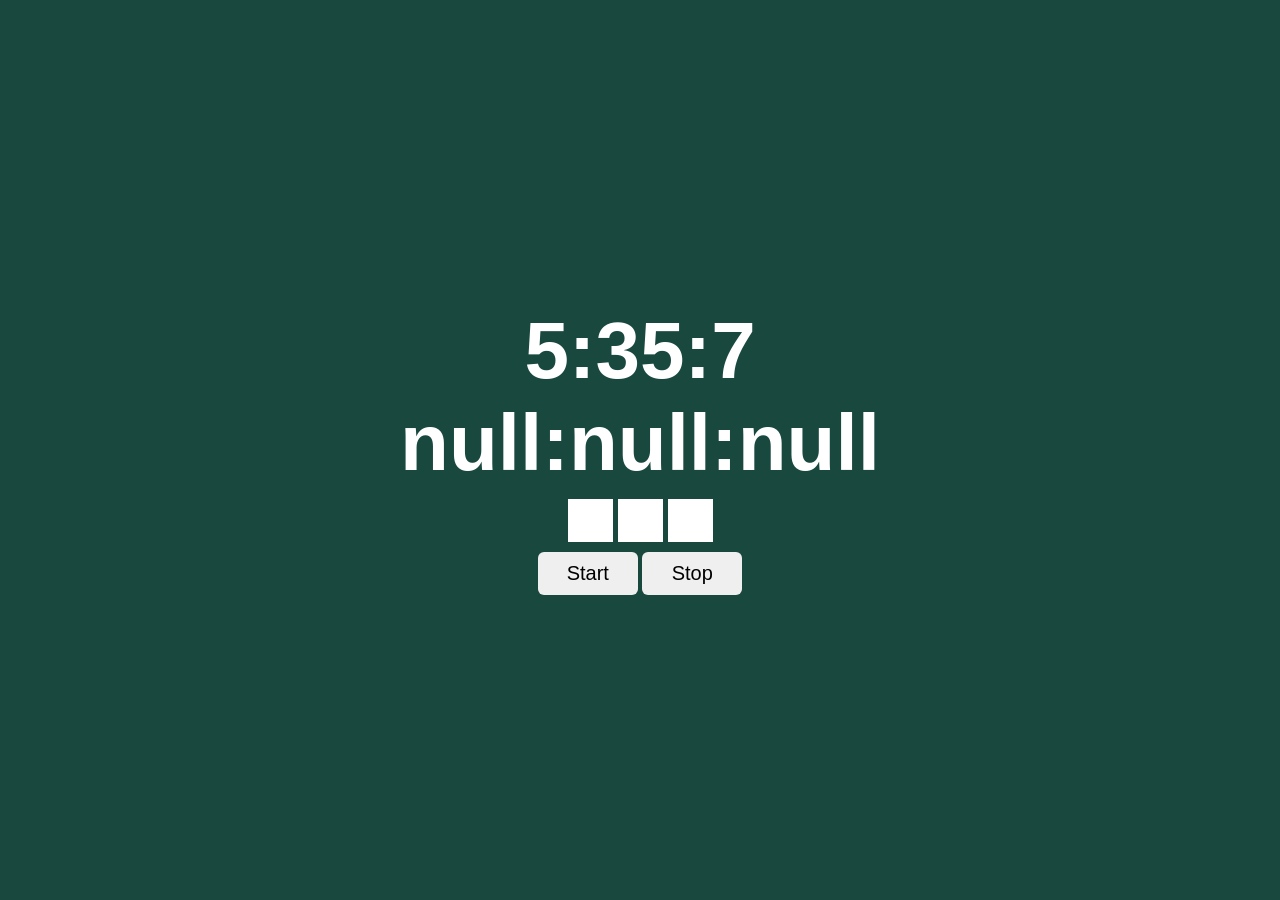
<file: Alarm Clock/index.html>
<!DOCTYPE html>
<html lang="en">
  <head>
    <meta charset="UTF-8" />
    <meta http-equiv="X-UA-Compatible" content="IE=edge" />
    <meta name="viewport" content="width=device-width, initial-scale=1.0" />
    <link rel="stylesheet" href="style.css" />
    <link rel="stylesheet" href="https://cdnjs.cloudflare.com/ajax/libs/font-awesome/6.3.0/css/all.min.css">
    <title>Title</title>
  </head>
  <body>


    <div class="container">
      <div class="alarm-clock">

        <div class="time">
          00:00:00
        </div>
        <div class="alarm">
          00:00:00
        </div>

        <div class="input-box">
          <div class="hour input">
            <input class="hours" type="text">
          </div>

          <div class="minute input">
            <input class="minutes" type="text">
          </div>

          <div class="second input">
            <input class="seconds" type="text">
          </div>
        </div>
        <div class="btns">

          <button class="btn start">Start</button>
          <button class="btn stop">Stop</button>
        </div>
       

      </div>
     
    </div>
  

   
    <script src="app.js"></script>
  </body>
</html>
</file>
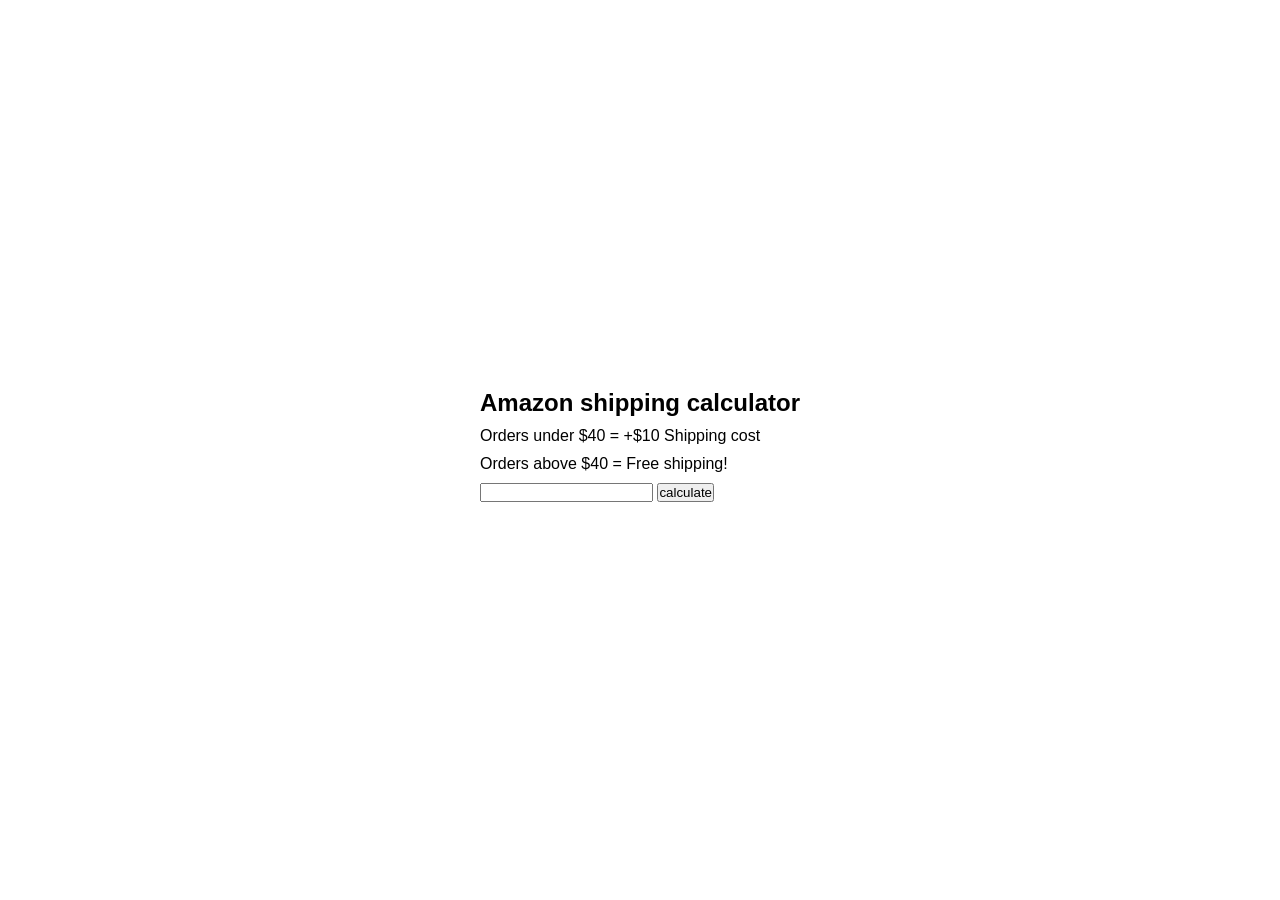
<file: Amazon Shipping Cost/index.html>
<!DOCTYPE html>
<html lang="en">
  <head>
    <meta charset="UTF-8" />
    <meta http-equiv="X-UA-Compatible" content="IE=edge" />
    <meta name="viewport" content="width=device-width, initial-scale=1.0" />
    <link rel="stylesheet" href="style.css" />
    <link rel="stylesheet" href="https://cdnjs.cloudflare.com/ajax/libs/font-awesome/6.3.0/css/all.min.css">
    <title>Amazing Shipping</title>
  </head>
  <body>

    <div class="container">

      <h2>Amazon shipping calculator</h2>
      <p id="belowFree">Orders under $40 = +$10 Shipping cost</p>
      <p id="aboveFree">Orders above $40 = Free shipping!</p>
      
      <form>
        <input type="text" id="input" >
        <button id="calculateBtn">calculate</button>
      </form>
   
      <p id="totalCost"></p>

    </div>
   
    
    <script src="app.js"></script>
  </body>
</html>
</file>
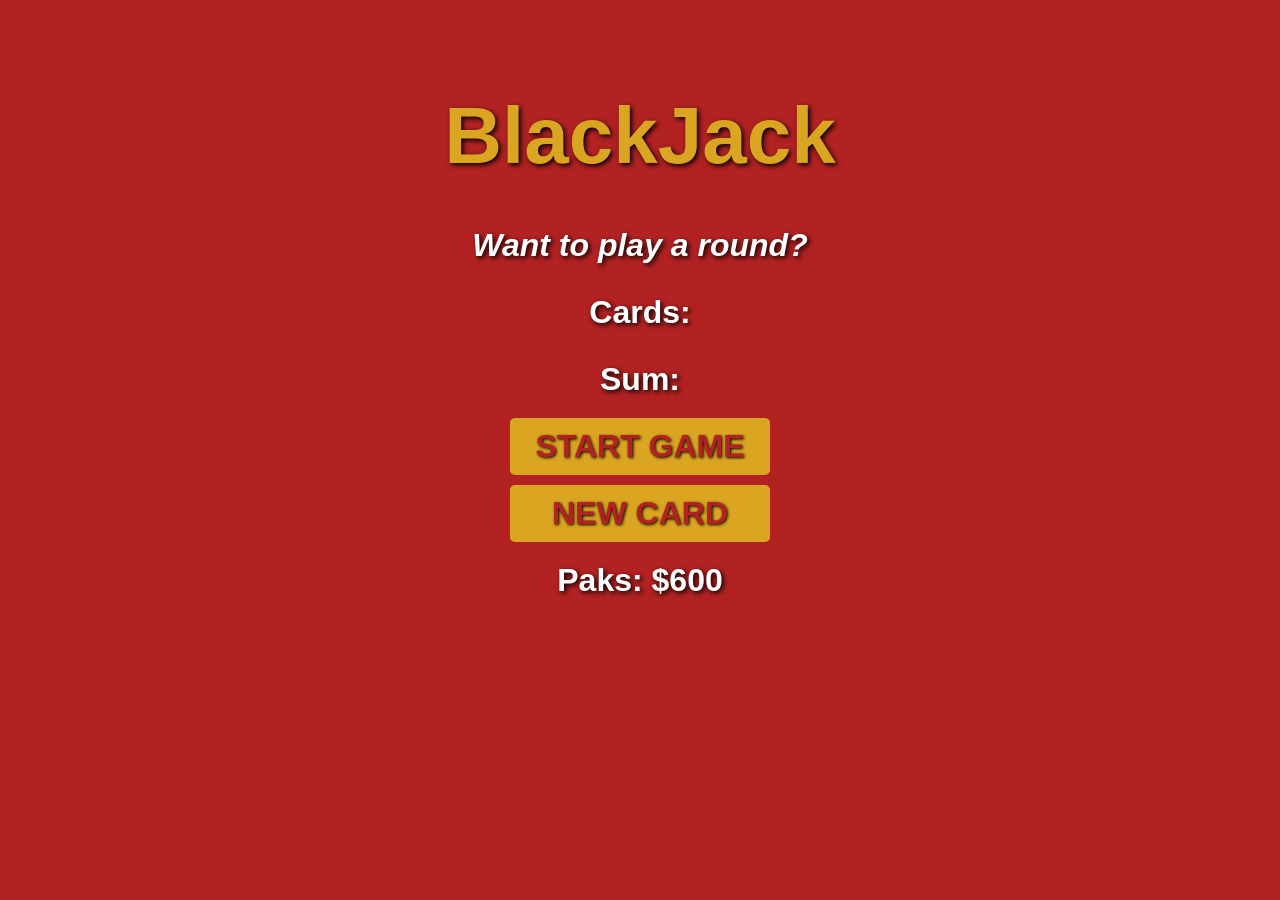
<file: Black Jack/index.html>
<!DOCTYPE html>
<html lang="en">
<head>
    <meta charset="UTF-8">
    <meta http-equiv="X-UA-Compatible" content="IE=edge">
    <meta name="viewport" content="width=device-width, initial-scale=1.0">
    <link rel="stylesheet" href="style.css">
    <title>Black Jack</title>
</head>
<body>
    <h1>BlackJack</h1>
    <p id="message-el">Want to play a round?</p>
    <p id="cards-el">Cards:</p>
    <p id="sum-el">Sum:</p>
    <button onclick="startGame()">START GAME</button>
    <br>
    <button onclick="newCard()">NEW CARD</button>
    <p id="player-el"></p>

    <script src="index.js"></script>
</body>
</html>
</file>
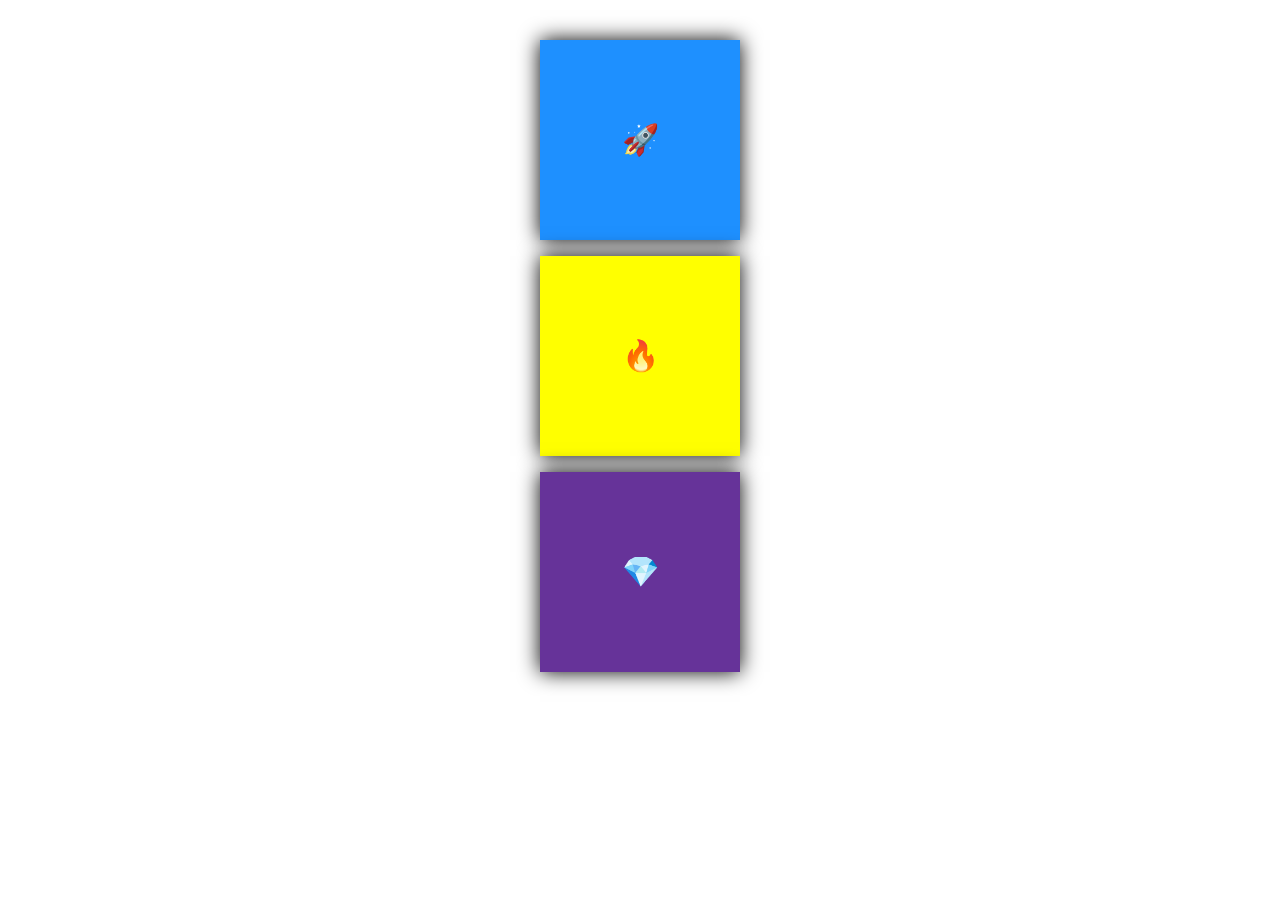
<file: Box  animation/index.html>
<!DOCTYPE html>
<html lang="en">
<head>
    <meta charset="UTF-8">
    <meta http-equiv="X-UA-Compatible" content="IE=edge">
    <meta name="viewport" content="width=device-width, initial-scale=1.0">
    <link rel="stylesheet" href="style.css">
    <title>Box animation</title>
</head>
<body>
    <main>
        <div class="square">🚀</div>
        <div class="square">🔥</div>
        <div class="square animate">💎</div>
    </main>
    
</body>
</html>
</file>
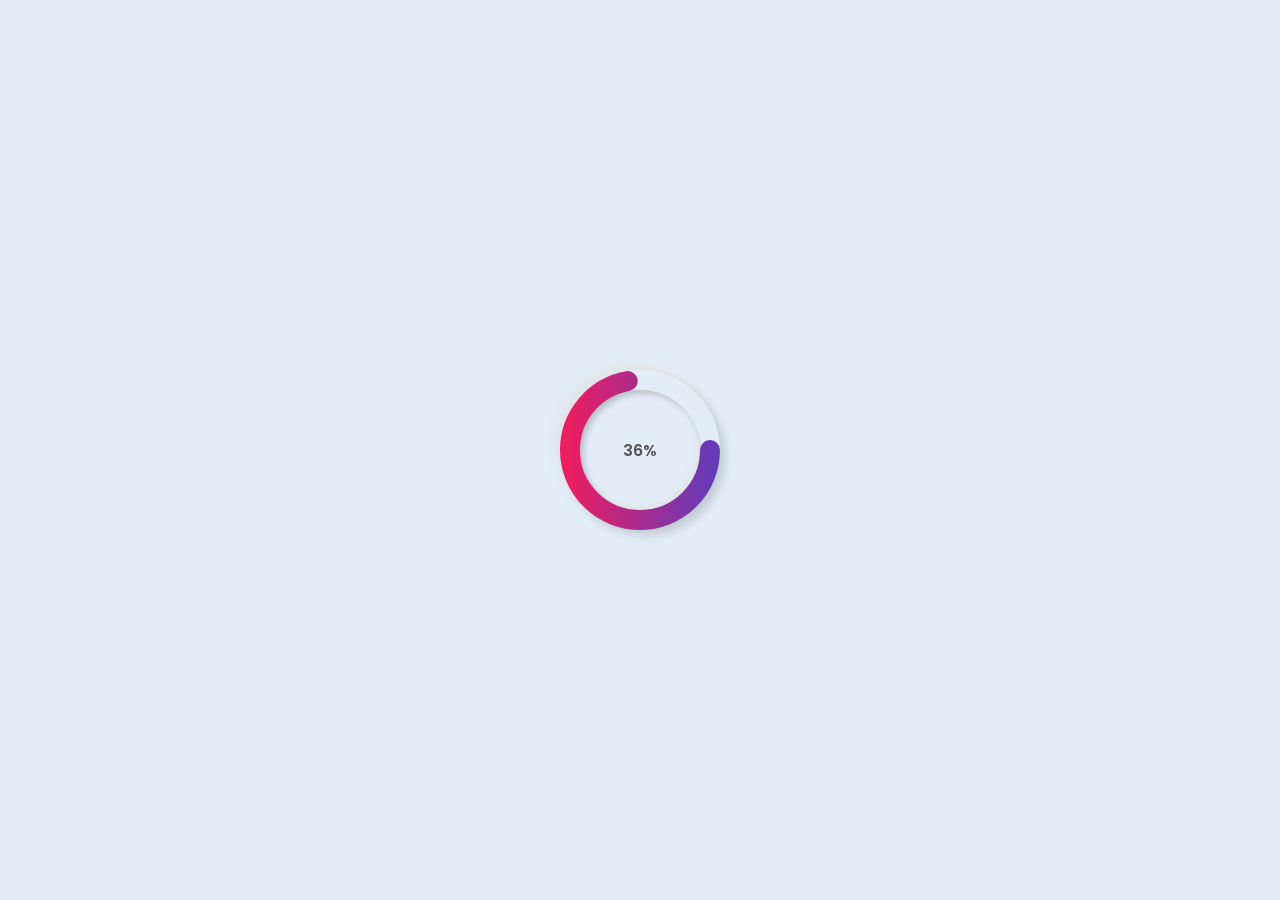
<file: Circular Progress Bar/index.html>
<!DOCTYPE html>
<html lang="en">
  <head>
    <meta charset="UTF-8" />
    <meta http-equiv="X-UA-Compatible" content="IE=edge" />
    <meta name="viewport" content="width=device-width, initial-scale=1.0" />
    <link rel="stylesheet" href="style.css" />
    <link rel="stylesheet" href="https://cdnjs.cloudflare.com/ajax/libs/font-awesome/6.3.0/css/all.min.css">
    <title>Circular Progress Bar</title>
  </head>
  <body>
    <div class="skill">
      <div class="outer">
        <div class="inner">
          <div id="number">
    
          </div>
        </div>
      </div>
      <svg xmlns ='https://www.w3.org/2000/svg' version = '1.1'
            width ='160px' height="160px" >
            <defs>
              <linearGradient id="GradientColor">
                <stop offset = '0%' stop-color ='#e91e63'/>
                <stop offset = '100%' stop-color ='#673ab7'/>
              </linearGradient>
            </defs>
            <circle cx="80" cy="80" r="70" stroke-linecap="round" />
      </svg>
    </div>
    <script src="index.js"></script>
  </body>
</html>
</file>
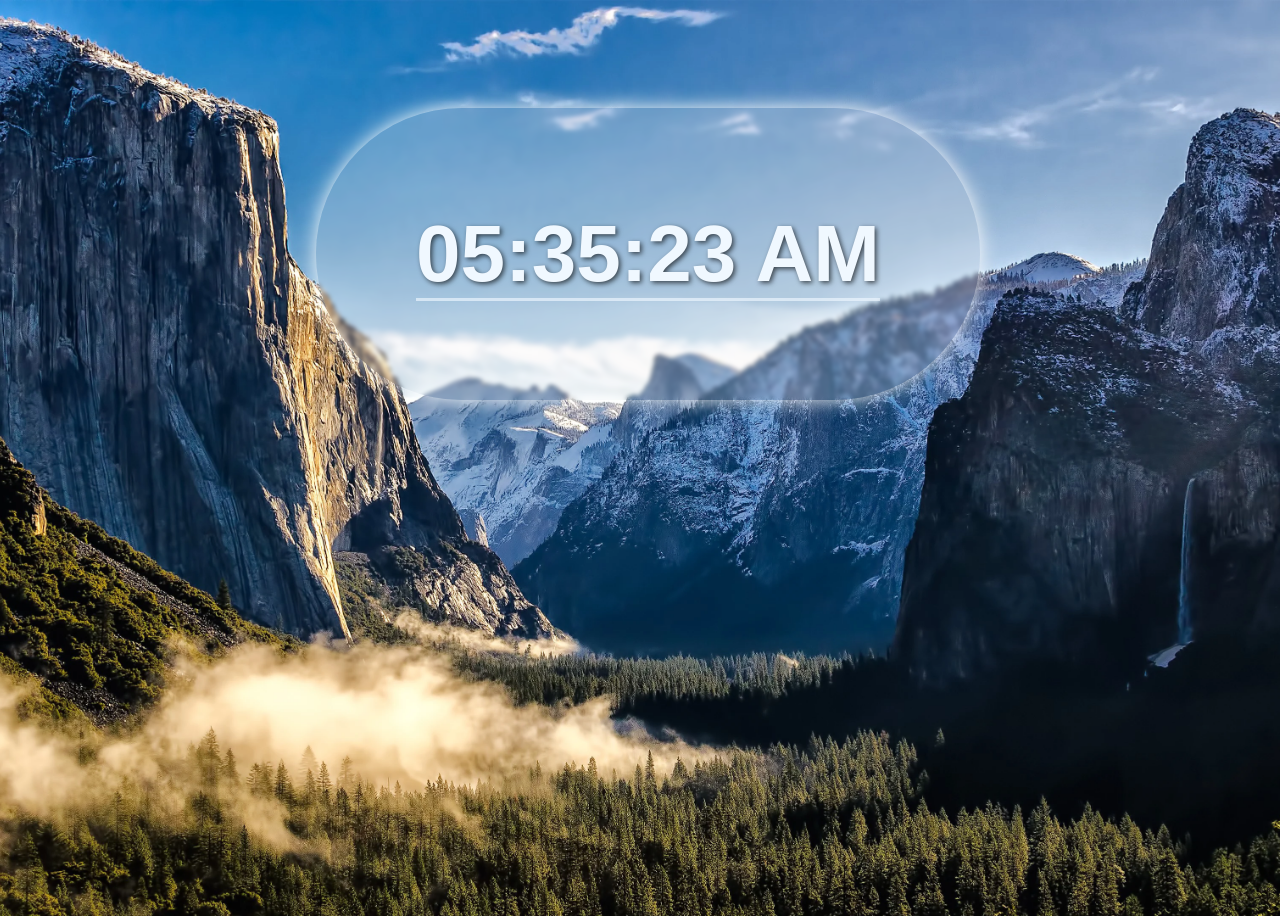
<file: Clock/index.html>
<!DOCTYPE html>
<html lang="en">
  <head>
    <meta charset="UTF-8" />
    <meta http-equiv="X-UA-Compatible" content="IE=edge" />
    <meta name="viewport" content="width=device-width, initial-scale=1.0" />
    <link rel="stylesheet" href="style.css" />
    <title>Time App</title>
  </head>
  <body>
    <div class="container">
      <div class="hero">
        <label id="label-el"></label>
        
      </div>
    </div>

    <script src="index.js"></script>
  </body>
</html>
</file>
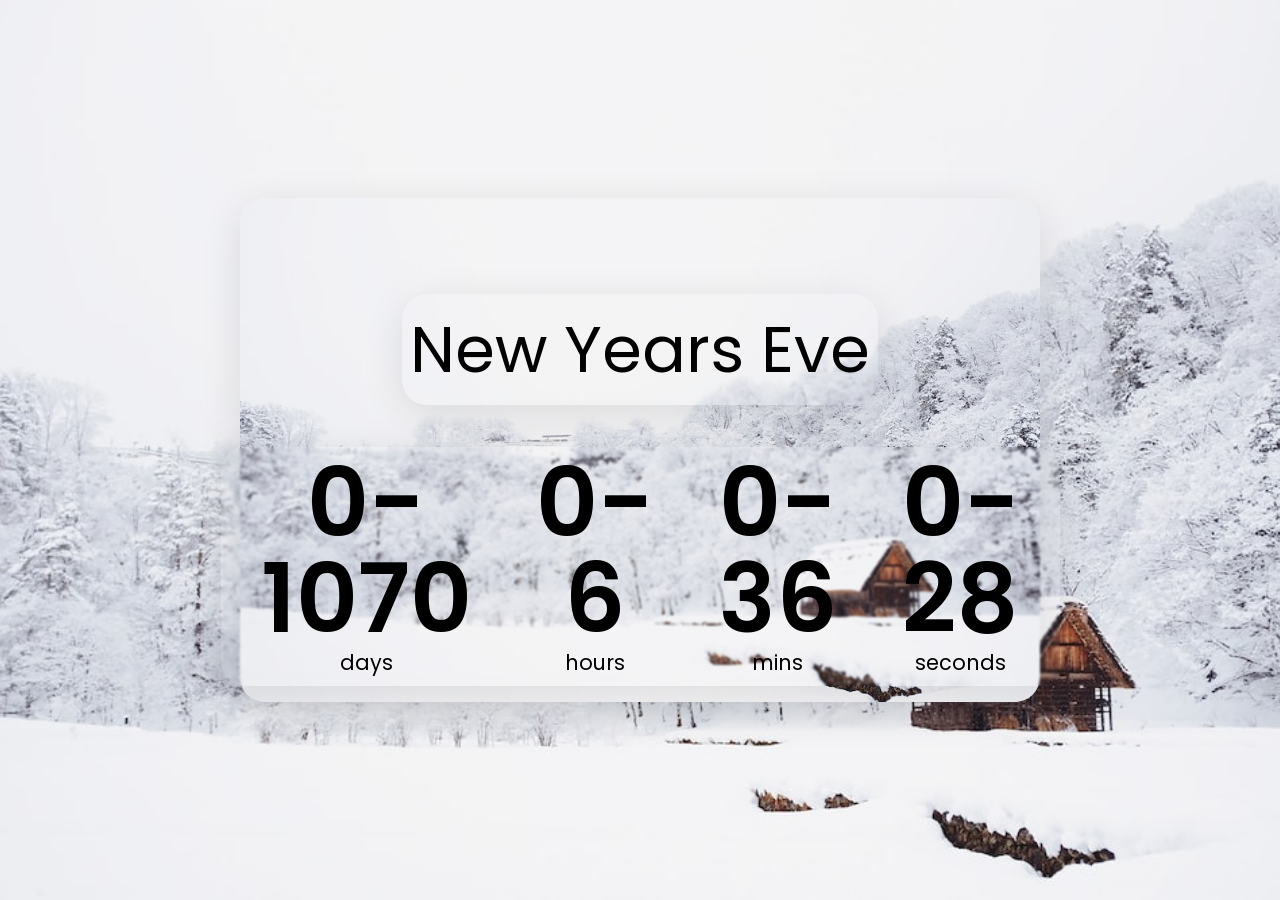
<file: Countdown Timer/index.html>
<!DOCTYPE html>
<html lang="en">
  <head>
    <meta charset="UTF-8" />
    <meta http-equiv="X-UA-Compatible" content="IE=edge" />
    <meta name="viewport" content="width=device-width, initial-scale=1.0" />
    <link rel="stylesheet" href="style.css" />
    <link rel="stylesheet" href="https://cdnjs.cloudflare.com/ajax/libs/font-awesome/6.3.0/css/all.min.css">
    <title>Countdown Timer</title>
  </head>
  <body>
   <div class="hero">
    <h1>New Years Eve</h1>
    <div class="countdown-container">
      <div class="countdown-el days-c">
        <p class="big-text" id="days">0</p>
        <span>days</span>
      </div>
      <div class="countdown-el hours-c">
        <p class="big-text" id="hours">0</p>
        <span>hours</span>
      </div>
      <div class="countdown-el mins-c">
        <p class="big-text" id="mins">0</p>
        <span>mins</span>
      </div>
      <div class="countdown-el seconds-c">
        <p class="big-text" id="seconds">0</p>
        <span>seconds</span>
      </div>

    </div>
   </div>

    <script src="index.js"></script>
  </body>
</html>
</file>
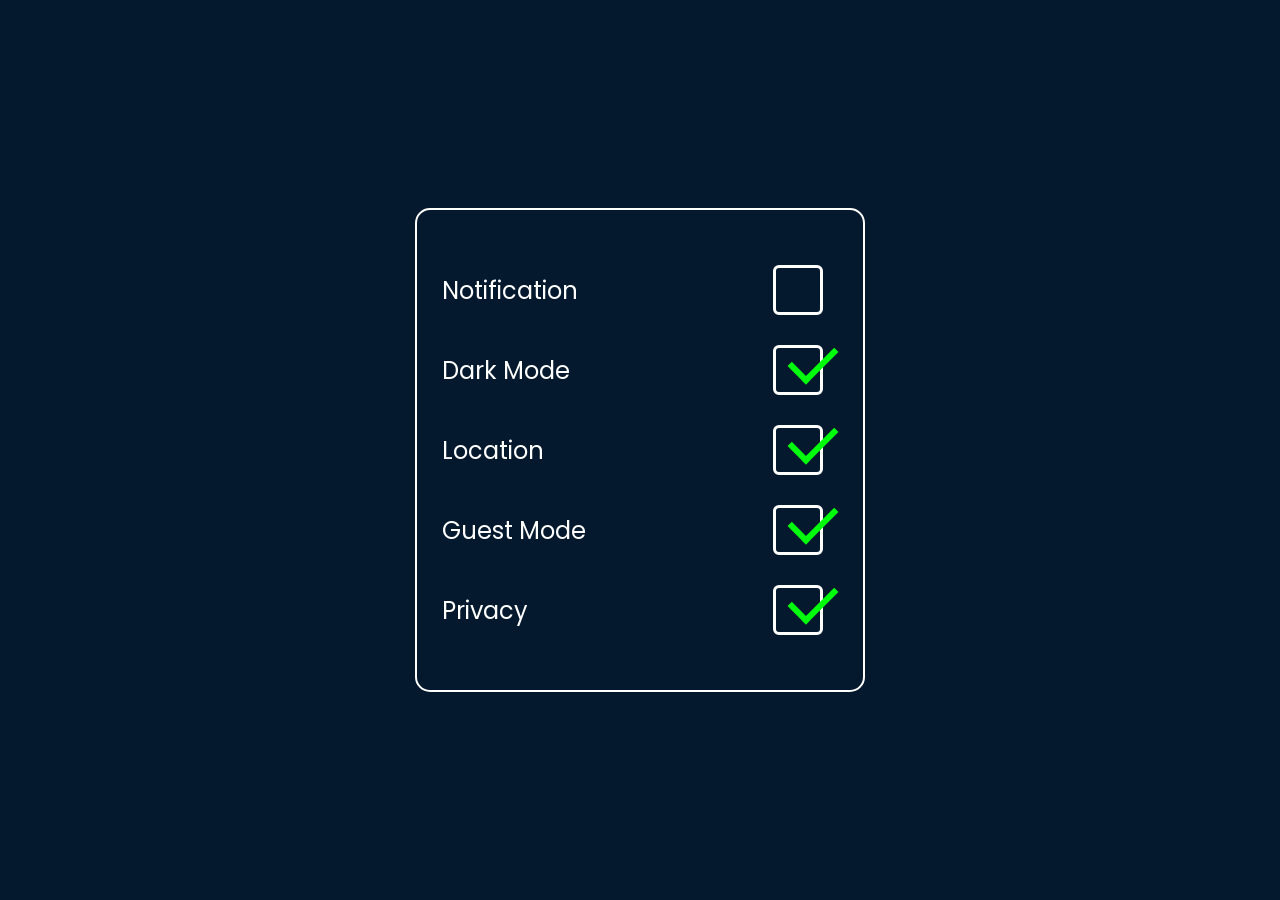
<file: Custom checkbox/index.html>
<!DOCTYPE html>
<html lang="en">
<head>
    <meta charset="UTF-8">
    <meta http-equiv="X-UA-Compatible" content="IE=edge">
    <meta name="viewport" content="width=device-width, initial-scale=1.0">
    <link rel="stylesheet" href="style.css">
    <title>Custom checkbox</title>
</head>
<body>
    <div class="hero">
        <div class="container">
            <div class="row">
                <p>Notification</p>
                <label>
                    <input type="checkbox">
                    <span></span>
                </label>
            </div>
            <div class="row">
                <p>Dark Mode</p>
                <label>
                    <input type="checkbox" checked="checked">
                    <span></span>
                </label>
            </div>
            <div class="row">
                <p>Location</p>
                <label>
                    <input type="checkbox" checked="checked">
                    <span></span>
                </label>
            </div>
            <div class="row">
                <p>Guest Mode</p>
                <label>
                    <input type="checkbox" checked="checked">
                    <span></span>
                </label>
            </div>
            <div class="row">
                <p>Privacy</p>
                <label>
                    <input type="checkbox" checked="checked">
                    <span></span>
                </label>
            </div>
        </div>
    </div>
    
</body>
</html>
</file>
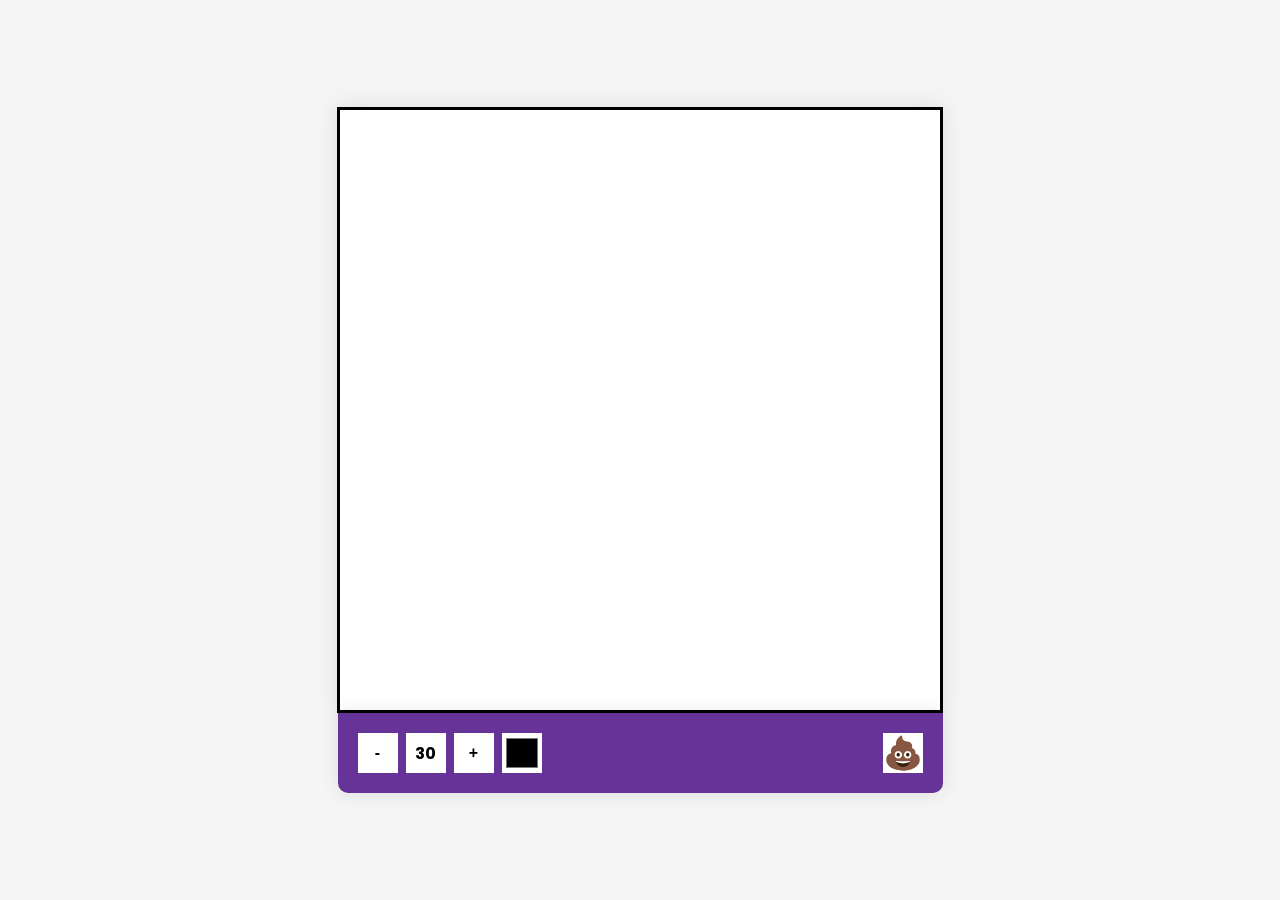
<file: Drawing App/index.html>
<!DOCTYPE html>
<html lang="en">
  <head>
    <meta charset="UTF-8" />
    <meta http-equiv="X-UA-Compatible" content="IE=edge" />
    <meta name="viewport" content="width=device-width, initial-scale=1.0" />
    <link rel="stylesheet" href="style.css" />
    <link rel="stylesheet" href="https://cdnjs.cloudflare.com/ajax/libs/font-awesome/6.3.0/css/all.min.css">
    <title> Drawing App </title>
  </head>
  <body>
    <canvas id="canvas" width="600" height="600"></canvas>
    <div class="toolbox">
      <button id="decrease">-</button>
      <span id="size">30</span>
      <button id="increase">+</button>
      <input type="color"  id="color">
      <button id="clear">💩</button>
    </div>
    <script src="index.js"></script>
  </body>
</html>
</file>
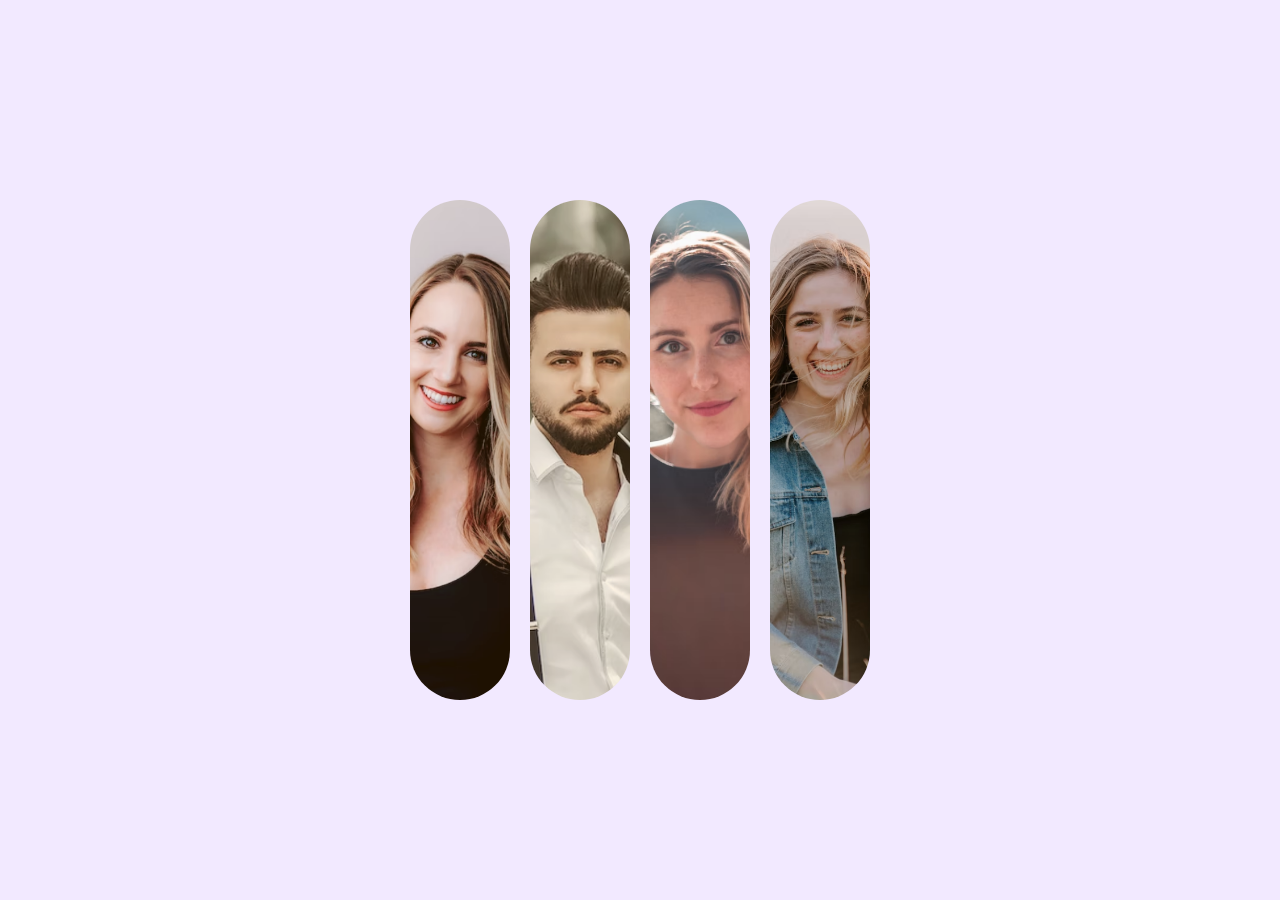
<file: Expanding Image Gallery/index.html>
<!DOCTYPE html>
<html lang="en">
<head>
    <meta charset="UTF-8">
    <meta http-equiv="X-UA-Compatible" content="IE=edge">
    <meta name="viewport" content="width=device-width, initial-scale=1.0">
    <link rel="stylesheet" href="style.css">
    <title>Image Gallery</title>
</head>
<body>
    <div class="container">
        <div class="gallery">
            <div class="img-box"><h3>Madison</h3></div>
            <div class="img-box"><h3>matthew</h3></div>
            <div class="img-box"><h3>Hannah</h3></div>
            <div class="img-box"><h3>Jennifer</h3></div>
        </div>
    </div>
    
</body>
</html>
</file>
<file: Alarm Clock/style.css>
* {
  box-sizing: border-box;
  font-family: Arial, Helvetica, sans-serif;
  margin: 0;
  padding: 0;
}

.container{
  display: flex;
  align-items: center;
  justify-content: center;
  min-height: 100vh;
  background: #19483f;
}

.time{
  font-size: 5rem;
  color: #fff;
  font-weight: 600;
}

.alarm{
  font-size: 5rem;
  color: #fff;
  font-weight: 600;
}

.btns{
  text-align: center;
}
.btn{
  cursor: pointer;
  width: 100px;
  padding: 10px;
  font-size: 20px;
  border: none;
  outline: 0;
  border-radius: 6px;
}


.alarm-clock{
  text-align: center;
}

.input-box{
  display: inline-flex;
  margin: 10px 0;
  margin-inline: auto;
  gap: 5px;
}

.input input{
  padding: 10px;
  width: 45px;
  outline: 0;
  border: 0;
  font-size: 20px;
  font-weight: bold;
}
</file>
<file: Amazon Shipping Cost/style.css>
* {
  box-sizing: border-box;
  font-family: Arial, Helvetica, sans-serif;
  margin: 0;
  padding: 0;
}

body{
  display: flex;
  align-items: center;
  justify-content: center;
  min-height: 100vh;
}

h2{
  margin-bottom: 10px;
}

p{
  margin-bottom: 10px;
  margin-top: 10px;
}
</file>
<file: Black Jack/style.css>
*{
    font-family: 'Trebuchet MS', 'Lucida Sans Unicode', 'Lucida Grande', 'Lucida Sans', Arial, sans-serif;
    padding: 0;
    margin: 0;
    box-sizing: border-box;
}



body{
    text-align: center;
    margin: 40px;
    padding: 20px;
    background-color: firebrick;
    color: #fff;
    font-weight: bold;
}
h1{
    color: goldenrod;
    font-size: 5rem;
    font-weight: 700;
    padding: 30px;
    text-shadow: 2px 2px 5px black;
}
p{
    font-size: 2rem;
    padding: 15px;
    text-shadow: 2px 2px 5px black;
}
#message-el{
    font-style: italic;
    font-weight: 600;
}

button{
    color: firebrick;
    width: 260px;
    background-color: goldenrod;
    font-size: 2rem;
    font-weight: bold;
    padding: 10px;
    border-radius: 5px;
    outline: 0;
    border: 0;
    cursor: pointer;
    text-shadow: 1px 1px 3px black;
    margin-bottom: 5px;
    margin-top: 5px;
    
}
</file>
<file: Box  animation/style.css>
@import url('https://fonts.googleapis.com/css2?family=Poppins:wght@400;600;900&family=Roboto:wght@400;700;900&display=swap');

*{
    font-family: 'Poppins', sans-serif;
    margin: 0;
    padding: 0;
    box-sizing: border-box;
}

main{
    display: flex;
    align-items: center;
    justify-content: center;
    flex: 1;
    flex-flow: column nowrap;
    gap: 1rem;
    margin-top: 40px;
}

div{
    width: 200px;
    height: 200px;
    display: grid;
    place-content: center;
    font-size: 30px;
    box-shadow: 0 0 20px 0;
}
div:first-child{
    background-color: dodgerblue;
   
}
div:nth-child(2){
    background-color: yellow;
   
}
div:last-child{
    background-color: limegreen;
 
}
div:hover{
    transform: rotate(180deg);
    background-color: midnightblue;
    transition: 2s linear  ;
}

.animate{
     animation: slide 5s ease-in-out 5 forwards;
}

 @keyframes slide{
    0%{ transform: translateX(0);

    }
    33%{
        transform: translateX(600px) rotate(180deg);
    }
    66%{
        transform: translateX(-600px) rotate(-180deg);
    }
    100%{
        transform: translateX(0) rotate(0);
        background-color: rebeccapurple;
    }
 }
</file>
<file: Circular Progress Bar/style.css>
@import url('https://fonts.googleapis.com/css2?family=Poppins:wght@200;400;600;900&display=swap');
* {
  box-sizing: border-box;
  font-family: 'Poppins', sans-serif;
  margin: 0;
  padding: 0;
}
body{
  background: #e3edf7;
  display: flex;
  align-items: center;
  justify-content: center;
  height: 100vh;
}
.skill{
  height: 160px;
  width: 160px;
  position: relative;
}
.outer{
  height: 160px;
  width: 160px;
  border-radius: 50%;
  box-shadow: 6px 6px 10px -1px rgba(0, 0, 0, 0.15), 
  -6px -6px 10px -1px rgba(225, 225, 225, 0.7);
  padding: 20px;
}
.inner{
  display: flex;
  justify-content: center;
  align-items: center;
  width: 120px;
  height: 120px;
  border-radius: 50%;
  box-shadow: inset 4px 4px 6px -1px rgba(0, 0, 0, 0.2),
            inset -4px -4px 6px -1px rgba(225, 225, 225, 0.7),
            -0.5px -0.5px 0px rgba(225, 225, 225, 1),
            0.5px 0.5px 0px rgba(0, 0, 0,0.15),
            0px 12px 10px -10px rgba(0, 0, 0, 0.05);

}
#number{
  color: #555;
  font-weight: 600;
}
circle{
  fill: none;
  stroke: url(#GradientColor);
  stroke-width: 20px;
  stroke-dasharray: 472;
  stroke-dashoffset: 472;
  animation: anim 2s linear forwards;
}
svg{
  position: absolute;
  top: 0;
  left: 0;
}

@keyframes anim{
  100%{
    stroke-dashoffset: 155;
  }
}
</file>
<file: Clock/style.css>
body {
  font-family: "Trebuchet MS", "Lucida Sans Unicode", "Lucida Grande",
    "Lucida Sans", Arial, sans-serif;
  width: 100%;
  height: 100vh;
  background-image: url(img/b1.webp);
  background-size: cover;
  background-position: center;
  overflow: hidden;
}

.container {
  display: flex;
  justify-content: center;
}

.hero {
  margin-top: 100px;
  background: rgba(246, 239, 239, 0.23);
  padding: 100px;
  border-radius: 200px;
  box-shadow: 0 0 20px 0 white;
  border: 0;
  backdrop-filter: blur(2px);
}
label{
  font-size: 5rem;
  font-weight: 900;
  color: aliceblue;
  text-shadow: 2px 2px 5px rgba(0, 0, 0, 0.643);
  border-bottom: 3px solid rgba(240, 248, 255, 0.644);
}
</file>
<file: Countdown Timer/style.css>
@import url('https://fonts.googleapis.com/css2?family=Poppins:wght@200;400;600;900&display=swap');
* {
  box-sizing: border-box;
}

body{
  margin: 0;
  font-family: 'Poppins', sans-serif;
  min-height: 100vh;
  display: grid;
  place-content: center;
  background-image: url(img/b1.jpeg);
  background-position: center;
  background-size: cover;


}
.hero{
  display: flex;
  align-items: center;
  flex-direction: column;
  background-image: url(img/b1.jpeg);
  background-position: center;
  background-size: cover;
  padding: 1rem;
  width: 800px;
  border-radius: 25px;
  box-shadow:  0 10px 40px rgba(0,0,0,0.1);
  border: none;
  outline: none;
}
h1{
  font-weight: normal;
  font-size: 4rem;
  margin-top: 5rem;
  box-shadow:  0 10px 40px rgba(0,0,0,0.1);
  padding: 0.5rem;
  border-radius: 25px;
  backdrop-filter: blur(1px);
}
.countdown-container{
  display: flex;
  box-shadow:  0 10px 40px rgba(0,0,0,0.1);
  backdrop-filter: blur(1px);
  border-radius: 25px;
  padding: 0.5rem;

}
.big-text{
  font-weight: 600;
  font-size: 6rem;
  line-height: 1;
  margin: 0 2rem;
  
}

.countdown-el{
  text-align: center;
}
.countdown-el span{
  font-size: 1.3rem;
}
</file>
<file: Custom checkbox/style.css>
@import url('https://fonts.googleapis.com/css2?family=Poppins:wght@400;600;900&family=Roboto:wght@400;700;900&display=swap');

*{
    font-family: 'Poppins', sans-serif;
    margin: 0;
    padding: 0;
    box-sizing: border-box;
}
.hero{
    width: 100%;
    height: 100vh;
    display: flex;
    align-items: center;
    justify-content: center;
    background-color: #04192d;
    color: #fff;
}
.container{
    width: 450px;
    padding: 25px 40px 25px 25px;
    border: 2px solid #fff;
    border-radius: 15px;
}
.row{
    display: flex;
    align-items: center;
    justify-content: space-between;
    margin: 30px 0;
    font-size: 24px;
}
label{
    position: relative;
    width: 50px;
    height: 50px;
}
input{
    width: 100%;
    height: 100%;
    position: absolute;
    opacity: 0;
}

label span { 
    display: block;
    width: 100%;
    height: 100%;
    position: absolute;
    border: 3px solid #fff;
    border-radius: 6px;
    cursor: pointer;
}

label span::after{
    content: '';
    position: absolute;
    left: 24px;
    bottom: 10px;
    width: 0;
    height: 0;
    border: solid #00ff0a;
    border-width: 0 6px 6px 0;
    transform: rotate(45deg);
    opacity: 0;
    transition: width 0.5s, height 0.5s, opacity 0.5s;

}
input:checked ~ span::after{
    width: 20px;
    height: 40px;
    opacity: 1;
}
</file>
<file: Drawing App/style.css>
@import url("https://fonts.googleapis.com/css2?family=Poppins:wght@200;400;600;900&display=swap");
* {
  box-sizing: border-box;
}

body {
  background-color: #f5f5f5;
  font-family: "Poppins", sans-serif;
  display: flex;
  flex-direction: column;
  align-items: center;
  justify-content: center;
  min-height: 100vh;
  margin: 0;
}

canvas{
  border: 3px solid black;
  box-shadow: 0 0 20px rgba(0, 0, 0, 0.1);
  background-color: #fff;
}

.toolbox{
  background: rebeccapurple;
  box-shadow: 0 0 20px rgba(0, 0, 0, 0.1);
  display: flex;
  padding: 1rem;
  width: 605px;
  border-bottom-left-radius: 10px;
  border-bottom-right-radius: 10px;
}

.toolbox > * {
  background: #fff;
  border: none;
  cursor: pointer;
  display: inline-flex;
  align-items: center;
  justify-content: center;
  font-size: 1rem;
  font-weight: bold;
  margin: 0.25rem;
  width: 40px;
  height: 40px;
}

.toolbox > *:last-child{
  font-size: 2rem;
  margin-left: auto;
}
</file>
<file: Expanding Image Gallery/style.css>
@import url('https://fonts.googleapis.com/css2?family=Poppins:wght@400;600;900&family=Roboto:wght@400;700;900&display=swap');

*{
    font-family: 'Poppins', sans-serif;
    margin: 0;
    padding: 0;
    box-sizing: border-box;
}
.container{
    width: 100%;
    height: 100vh;
    background: #f2e9ff;
    display: flex;
    align-items: center;
    justify-content: center;
}
.gallery{
    display: flex;
    justify-content: center;
    align-items: center;
}
.img-box{
    width: 100px;
    height: 500px;
    margin: 10px;
    border-radius: 50px;
    background-image: url(img/image-1.png);
    background-size: cover;
    background-position: center;
    position: relative;
    transition: width 0.5s;
}
.img-box:nth-child(2){
    background-image: url(img/image-2.png);
    background-size: cover;
    background-position: center;
}
.img-box:nth-child(3){
    background-image: url(img/image-3.png);
    background-size: cover;
    background-position: center;
}
.img-box:nth-child(4){
    background-image: url(img/image-4.png);
    background-size: cover;
    background-position: center;
}
.img-box h3{
    color: #fff;
    position: absolute;
    bottom: 0;
    left: 30px;
    opacity: 0;
    transition: bottom 0.5s, opacity 0.5s;
}

.img-box:hover{
    cursor: pointer;
    width: 300px;
}
.img-box:hover h3{
   opacity: 1;
   bottom: 25px;
}
</file>
